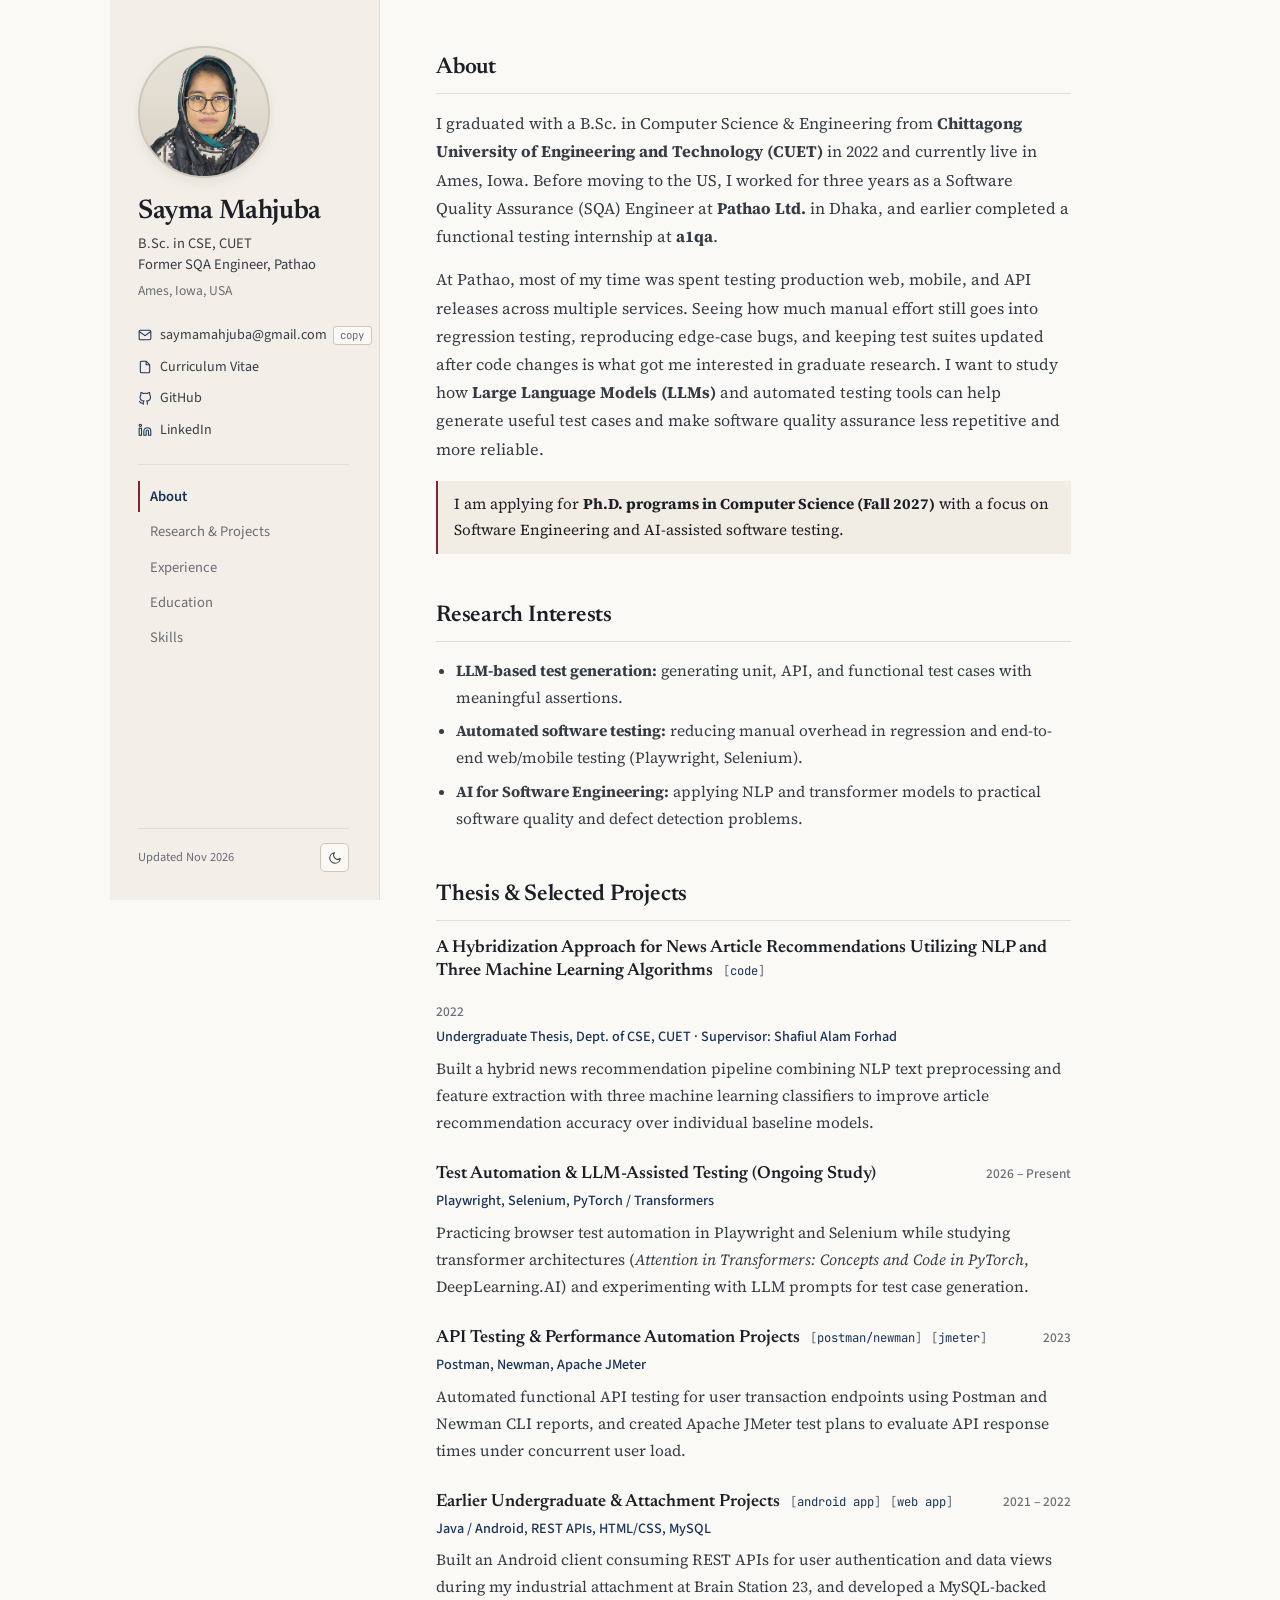
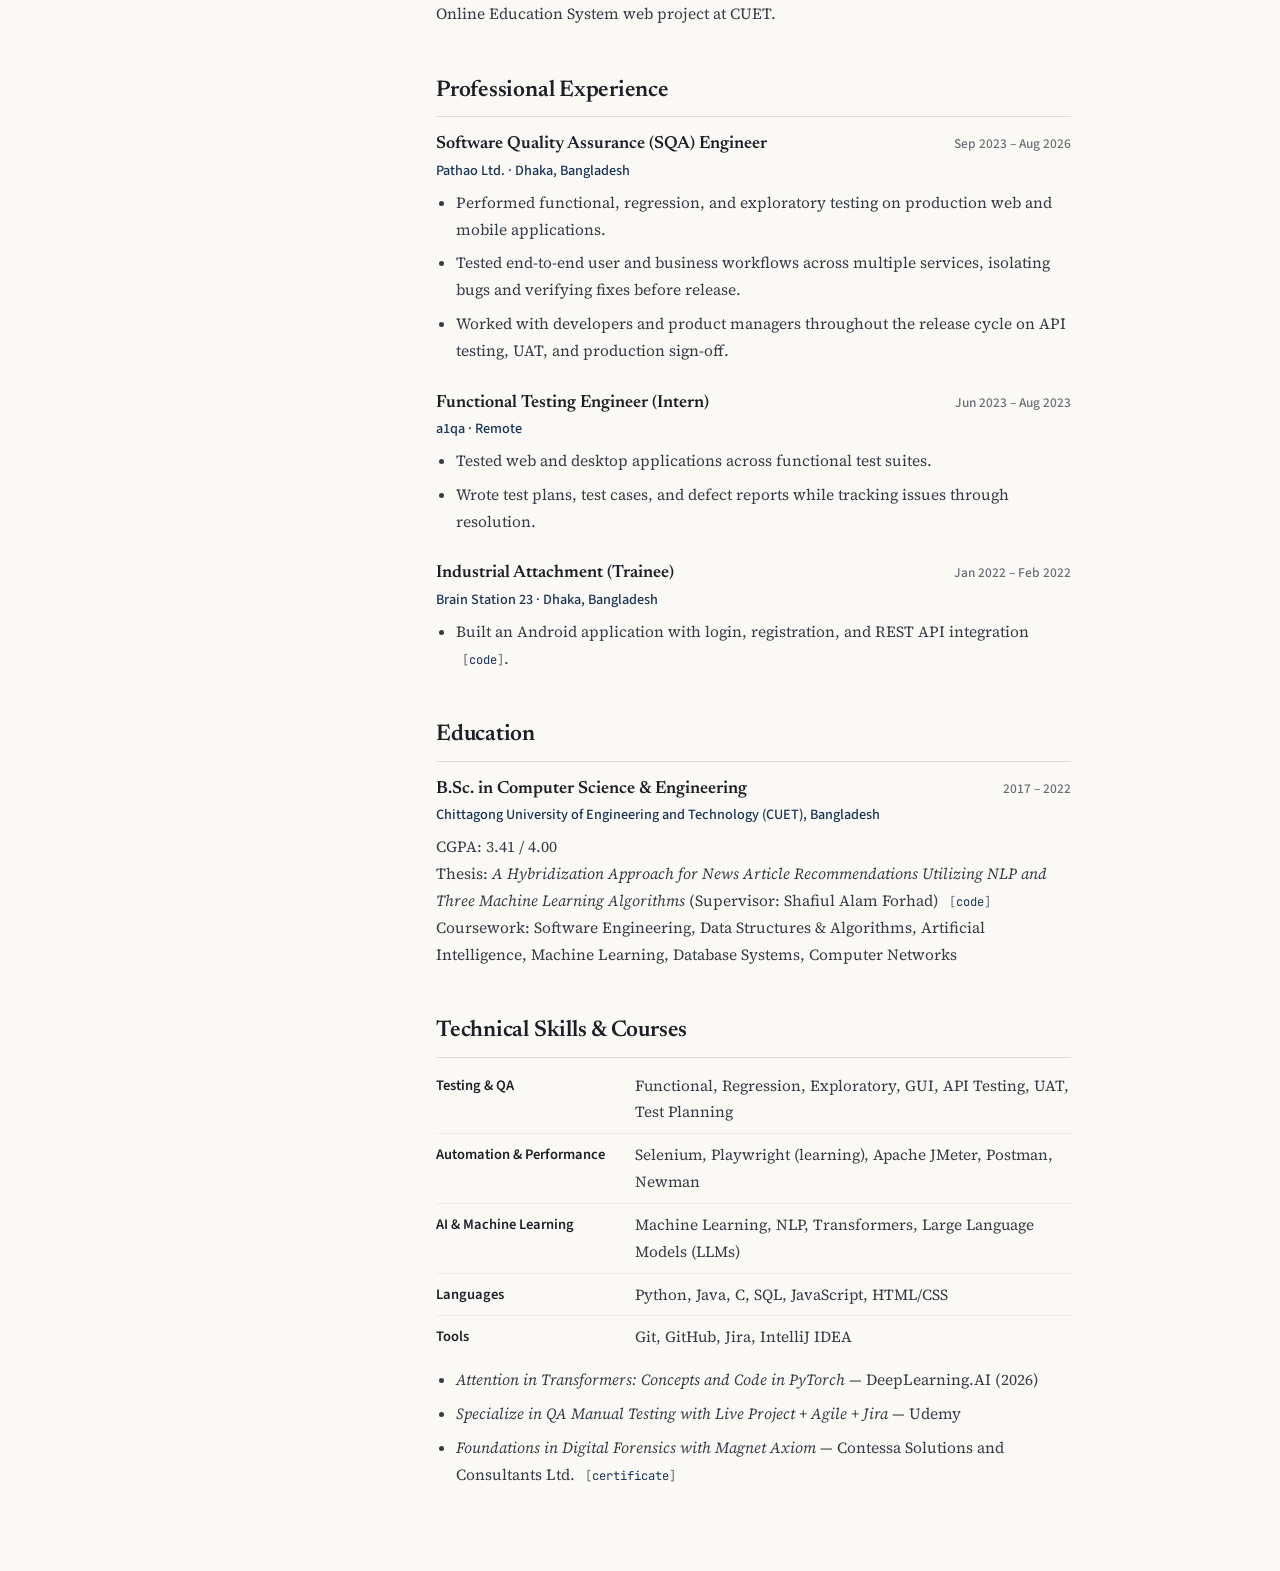
<file: index.html>
<!DOCTYPE html>
<html lang="en" data-theme="light">
<head>
  <meta charset="UTF-8" />
  <meta name="viewport" content="width=device-width, initial-scale=1.0" />
  <title>Sayma Mahjuba</title>
  <meta
    name="description"
    content="Sayma Mahjuba — Computer Science & Engineering graduate (CUET) and former SQA Engineer at Pathao Ltd., interested in Ph.D. research on Large Language Models for Software Testing."
  />
  <meta name="author" content="Sayma Mahjuba" />

  <meta property="og:title" content="Sayma Mahjuba" />
  <meta
    property="og:description"
    content="Computer Science & Engineering (CUET) · Former SQA Engineer at Pathao Ltd. · Research interests in LLMs for Software Testing & Software Engineering"
  />
  <meta property="og:type" content="website" />
  <meta property="og:url" content="https://sayma-mahjuba.github.io/" />
  <meta property="og:image" content="https://sayma-mahjuba.github.io/profile.png" />

  <link rel="icon" type="image/svg+xml" href="favicon.svg" />
  <link rel="preconnect" href="https://fonts.googleapis.com" />
  <link rel="preconnect" href="https://fonts.gstatic.com" crossorigin />
  <link
    href="https://fonts.googleapis.com/css2?family=JetBrains+Mono:wght@400;500&family=Newsreader:ital,opsz,wght@0,6..72,500;0,6..72,600;1,6..72,400&family=Source+Sans+3:wght@400;500;600&family=Source+Serif+4:ital,opsz,wght@0,8..60,400;0,8..60,600;1,8..60,400&display=swap"
    rel="stylesheet"
  />
  <link rel="stylesheet" href="styles.css" />
  <script>
    (function () {
      var saved = localStorage.getItem("sayma-portfolio-theme");
      if (saved === "dark" || saved === "light") {
        document.documentElement.setAttribute("data-theme", saved);
      }
    })();
  </script>
</head>
<body>
  <div class="page-shell">
    <!-- Left Column -->
    <aside class="sidebar">
      <div>
        <div class="profile-identity">
          <div class="avatar-wrap">
            <img src="profile.png" alt="Sayma Mahjuba" />
          </div>
          <div>
            <h1 class="sidebar-name">Sayma Mahjuba</h1>
            <p class="sidebar-role">B.Sc. in CSE, CUET<br />Former SQA Engineer, Pathao</p>
            <p class="sidebar-loc">Ames, Iowa, USA</p>
          </div>
        </div>

        <ul class="sidebar-links" aria-label="Contact and profiles">
          <li>
            <a href="mailto:saymamahjuba@gmail.com">
              <svg viewBox="0 0 24 24" fill="none" stroke="currentColor" stroke-width="1.8" aria-hidden="true"><path d="M4 4h16c1.1 0 2 .9 2 2v12c0 1.1-.9 2-2 2H4c-1.1 0-2-.9-2-2V6c0-1.1.9-2 2-2z"/><polyline points="22,6 12,13 2,6"/></svg>
              <span>saymamahjuba@gmail.com</span>
            </a>
            <button
              type="button"
              class="copy-email-btn"
              id="copy-email-btn"
              data-email="saymamahjuba@gmail.com"
              aria-label="Copy email address"
              title="Copy email"
            >
              <span>copy</span>
            </button>
          </li>
          <li>
            <a href="cv.html">
              <svg viewBox="0 0 24 24" fill="none" stroke="currentColor" stroke-width="1.8" aria-hidden="true"><path d="M14 2H6a2 2 0 0 0-2 2v16a2 2 0 0 0 2 2h12a2 2 0 0 0 2-2V8z"/><polyline points="14 2 14 8 20 8"/></svg>
              <span>Curriculum Vitae</span>
            </a>
          </li>
          <li>
            <a href="https://github.com/Sayma-Mahjuba" target="_blank" rel="noopener noreferrer">
              <svg viewBox="0 0 24 24" fill="none" stroke="currentColor" stroke-width="1.8" aria-hidden="true"><path d="M9 19c-5 1.5-5-2.5-7-3m14 6v-3.87a3.37 3.37 0 0 0-.94-2.61c3.14-.35 6.44-1.54 6.44-7A5.44 5.44 0 0 0 20 4.77 5.07 5.07 0 0 0 19.91 1S18.73.65 16 2.48a13.38 13.38 0 0 0-7 0C6.27.65 5.09 1 5.09 1A5.07 5.07 0 0 0 5 4.77a5.44 5.44 0 0 0-1.5 3.78c0 5.42 3.3 6.61 6.44 7A3.37 3.37 0 0 0 9 18.13V22"/></svg>
              <span>GitHub</span>
            </a>
          </li>
          <li>
            <a href="https://www.linkedin.com/in/sayma-mahjuba/" target="_blank" rel="noopener noreferrer">
              <svg viewBox="0 0 24 24" fill="none" stroke="currentColor" stroke-width="1.8" aria-hidden="true"><path d="M16 8a6 6 0 0 1 6 6v7h-4v-7a2 2 0 0 0-2-2 2 2 0 0 0-2 2v7h-4v-7a6 6 0 0 1 6-6z"/><rect x="2" y="9" width="4" height="12"/><circle cx="4" cy="4" r="2"/></svg>
              <span>LinkedIn</span>
            </a>
          </li>
        </ul>

        <ul class="sidebar-nav" aria-label="Sections">
          <li><a href="#about" class="active">About</a></li>
          <li><a href="#research">Research &amp; Projects</a></li>
          <li><a href="#experience">Experience</a></li>
          <li><a href="#education">Education</a></li>
          <li><a href="#skills">Skills</a></li>
        </ul>
      </div>

      <div class="sidebar-bottom">
        <span>Updated Nov 2026</span>
        <button
          type="button"
          class="theme-icon-btn"
          id="theme-toggle"
          aria-label="Switch to dark mode"
          title="Toggle theme"
        >
          <svg class="icon-moon" viewBox="0 0 24 24" fill="none" stroke="currentColor" stroke-width="1.8" stroke-linecap="round" stroke-linejoin="round" aria-hidden="true">
            <path d="M21 12.79A9 9 0 1 1 11.21 3 7 7 0 0 0 21 12.79z"></path>
          </svg>
          <svg class="icon-sun" viewBox="0 0 24 24" fill="none" stroke="currentColor" stroke-width="1.8" stroke-linecap="round" stroke-linejoin="round" aria-hidden="true">
            <circle cx="12" cy="12" r="5"></circle>
            <line x1="12" y1="1" x2="12" y2="3"></line>
            <line x1="12" y1="21" x2="12" y2="23"></line>
            <line x1="4.22" y1="4.22" x2="5.64" y2="5.64"></line>
            <line x1="18.36" y1="18.36" x2="19.78" y2="19.78"></line>
            <line x1="1" y1="12" x2="3" y2="12"></line>
            <line x1="21" y1="12" x2="23" y2="12"></line>
            <line x1="4.22" y1="19.78" x2="5.64" y2="18.36"></line>
            <line x1="18.36" y1="5.64" x2="19.78" y2="4.22"></line>
          </svg>
        </button>
      </div>
    </aside>

    <!-- Right Column -->
    <main class="content">
      <section class="section" id="about">
        <h2>About</h2>
        <p>
          I graduated with a B.Sc. in Computer Science &amp; Engineering from
          <strong>Chittagong University of Engineering and Technology (CUET)</strong> in 2022 and
          currently live in Ames, Iowa. Before moving to the US, I worked for three years as a
          Software Quality Assurance (SQA) Engineer at <strong>Pathao Ltd.</strong> in Dhaka, and
          earlier completed a functional testing internship at <strong>a1qa</strong>.
        </p>
        <p>
          At Pathao, most of my time was spent testing production web, mobile, and API releases
          across multiple services. Seeing how much manual effort still goes into regression
          testing, reproducing edge-case bugs, and keeping test suites updated after code changes
          is what got me interested in graduate research. I want to study how
          <strong>Large Language Models (LLMs)</strong> and automated testing tools can help
          generate useful test cases and make software quality assurance less repetitive and more
          reliable.
        </p>

        <div class="status-line">
          I am applying for <strong>Ph.D. programs in Computer Science (Fall 2027)</strong> with a
          focus on Software Engineering and AI-assisted software testing.
        </div>
      </section>

      <section class="section" id="interests">
        <h2>Research Interests</h2>
        <ul class="plain-list">
          <li><strong>LLM-based test generation:</strong> generating unit, API, and functional test cases with meaningful assertions.</li>
          <li><strong>Automated software testing:</strong> reducing manual overhead in regression and end-to-end web/mobile testing (Playwright, Selenium).</li>
          <li><strong>AI for Software Engineering:</strong> applying NLP and transformer models to practical software quality and defect detection problems.</li>
        </ul>
      </section>

      <section class="section" id="research">
        <h2>Thesis &amp; Selected Projects</h2>

        <article class="entry">
          <div class="entry-head">
            <h3 class="entry-title">
              A Hybridization Approach for News Article Recommendations Utilizing NLP and Three Machine Learning Algorithms
              <a class="bracket-link" href="https://github.com/Sayma-Mahjuba/Final_Thesis" target="_blank" rel="noopener noreferrer">code</a>
            </h3>
            <span class="entry-date">2022</span>
          </div>
          <div class="entry-sub">
            Undergraduate Thesis, Dept. of CSE, CUET &middot; Supervisor: Shafiul Alam Forhad
          </div>
          <p>
            Built a hybrid news recommendation pipeline combining NLP text preprocessing and
            feature extraction with three machine learning classifiers to improve article
            recommendation accuracy over individual baseline models.
          </p>
        </article>

        <article class="entry">
          <div class="entry-head">
            <h3 class="entry-title">
              Test Automation &amp; LLM-Assisted Testing (Ongoing Study)
            </h3>
            <span class="entry-date">2026 – Present</span>
          </div>
          <div class="entry-sub">Playwright, Selenium, PyTorch / Transformers</div>
          <p>
            Practicing browser test automation in Playwright and Selenium while studying
            transformer architectures (<em>Attention in Transformers: Concepts and Code in
            PyTorch</em>, DeepLearning.AI) and experimenting with LLM prompts for test case
            generation.
          </p>
        </article>

        <article class="entry">
          <div class="entry-head">
            <h3 class="entry-title">
              API Testing &amp; Performance Automation Projects
              <a class="bracket-link" href="https://github.com/Sayma-Mahjuba/deposit-money-a1" target="_blank" rel="noopener noreferrer">postman/newman</a>
              <a class="bracket-link" href="https://github.com/Sayma-Mahjuba/Random-User-API-Performance-Test" target="_blank" rel="noopener noreferrer">jmeter</a>
            </h3>
            <span class="entry-date">2023</span>
          </div>
          <div class="entry-sub">Postman, Newman, Apache JMeter</div>
          <p>
            Automated functional API testing for user transaction endpoints using Postman and
            Newman CLI reports, and created Apache JMeter test plans to evaluate API response times
            under concurrent user load.
          </p>
        </article>

        <article class="entry">
          <div class="entry-head">
            <h3 class="entry-title">
              Earlier Undergraduate &amp; Attachment Projects
              <a class="bracket-link" href="https://github.com/Sayma-Mahjuba/My-application" target="_blank" rel="noopener noreferrer">android app</a>
              <a class="bracket-link" href="https://github.com/Sayma-Mahjuba/Online-Education-System" target="_blank" rel="noopener noreferrer">web app</a>
            </h3>
            <span class="entry-date">2021 – 2022</span>
          </div>
          <div class="entry-sub">Java / Android, REST APIs, HTML/CSS, MySQL</div>
          <p>
            Built an Android client consuming REST APIs for user authentication and data views
            during my industrial attachment at Brain Station 23, and developed a MySQL-backed
            Online Education System web project at CUET.
          </p>
        </article>
      </section>

      <section class="section" id="experience">
        <h2>Professional Experience</h2>

        <article class="entry">
          <div class="entry-head">
            <h3 class="entry-title">Software Quality Assurance (SQA) Engineer</h3>
            <span class="entry-date">Sep 2023 – Aug 2026</span>
          </div>
          <div class="entry-sub">Pathao Ltd. &middot; Dhaka, Bangladesh</div>
          <ul class="plain-list">
            <li>Performed functional, regression, and exploratory testing on production web and mobile applications.</li>
            <li>Tested end-to-end user and business workflows across multiple services, isolating bugs and verifying fixes before release.</li>
            <li>Worked with developers and product managers throughout the release cycle on API testing, UAT, and production sign-off.</li>
          </ul>
        </article>

        <article class="entry">
          <div class="entry-head">
            <h3 class="entry-title">Functional Testing Engineer (Intern)</h3>
            <span class="entry-date">Jun 2023 – Aug 2023</span>
          </div>
          <div class="entry-sub">a1qa &middot; Remote</div>
          <ul class="plain-list">
            <li>Tested web and desktop applications across functional test suites.</li>
            <li>Wrote test plans, test cases, and defect reports while tracking issues through resolution.</li>
          </ul>
        </article>

        <article class="entry">
          <div class="entry-head">
            <h3 class="entry-title">Industrial Attachment (Trainee)</h3>
            <span class="entry-date">Jan 2022 – Feb 2022</span>
          </div>
          <div class="entry-sub">Brain Station 23 &middot; Dhaka, Bangladesh</div>
          <ul class="plain-list">
            <li>Built an Android application with login, registration, and REST API integration <a class="bracket-link" href="https://github.com/Sayma-Mahjuba/My-application" target="_blank" rel="noopener noreferrer">code</a>.</li>
          </ul>
        </article>
      </section>

      <section class="section" id="education">
        <h2>Education</h2>
        <article class="entry">
          <div class="entry-head">
            <h3 class="entry-title">B.Sc. in Computer Science &amp; Engineering</h3>
            <span class="entry-date">2017 – 2022</span>
          </div>
          <div class="entry-sub">Chittagong University of Engineering and Technology (CUET), Bangladesh</div>
          <p>
            CGPA: 3.41 / 4.00<br />
            Thesis: <em>A Hybridization Approach for News Article Recommendations Utilizing NLP and Three Machine Learning Algorithms</em> (Supervisor: Shafiul Alam Forhad)
            <a class="bracket-link" href="https://github.com/Sayma-Mahjuba/Final_Thesis" target="_blank" rel="noopener noreferrer">code</a><br />
            Coursework: Software Engineering, Data Structures &amp; Algorithms, Artificial Intelligence, Machine Learning, Database Systems, Computer Networks
          </p>
        </article>
      </section>

      <section class="section" id="skills">
        <h2>Technical Skills &amp; Courses</h2>
        <div class="skill-table">
          <div class="skill-row">
            <span class="skill-label">Testing &amp; QA</span>
            <span class="skill-val">Functional, Regression, Exploratory, GUI, API Testing, UAT, Test Planning</span>
          </div>
          <div class="skill-row">
            <span class="skill-label">Automation &amp; Performance</span>
            <span class="skill-val">Selenium, Playwright (learning), Apache JMeter, Postman, Newman</span>
          </div>
          <div class="skill-row">
            <span class="skill-label">AI &amp; Machine Learning</span>
            <span class="skill-val">Machine Learning, NLP, Transformers, Large Language Models (LLMs)</span>
          </div>
          <div class="skill-row">
            <span class="skill-label">Languages</span>
            <span class="skill-val">Python, Java, C, SQL, JavaScript, HTML/CSS</span>
          </div>
          <div class="skill-row">
            <span class="skill-label">Tools</span>
            <span class="skill-val">Git, GitHub, Jira, IntelliJ IDEA</span>
          </div>
        </div>

        <ul class="plain-list" style="margin-top: 1rem;">
          <li><em>Attention in Transformers: Concepts and Code in PyTorch</em> — DeepLearning.AI (2026)</li>
          <li><em>Specialize in QA Manual Testing with Live Project + Agile + Jira</em> — Udemy</li>
          <li>
            <em>Foundations in Digital Forensics with Magnet Axiom</em> — Contessa Solutions and Consultants Ltd.
            <a class="bracket-link" href="https://drive.google.com/file/d/1-zo_EmjfXAd6_dVOXVnD-e_Fw8WxaWCh/view?usp=sharing" target="_blank" rel="noopener noreferrer">certificate</a>
          </li>
        </ul>
      </section>
    </main>
  </div>

  <script src="script.js"></script>
</body>
</html>
</file>
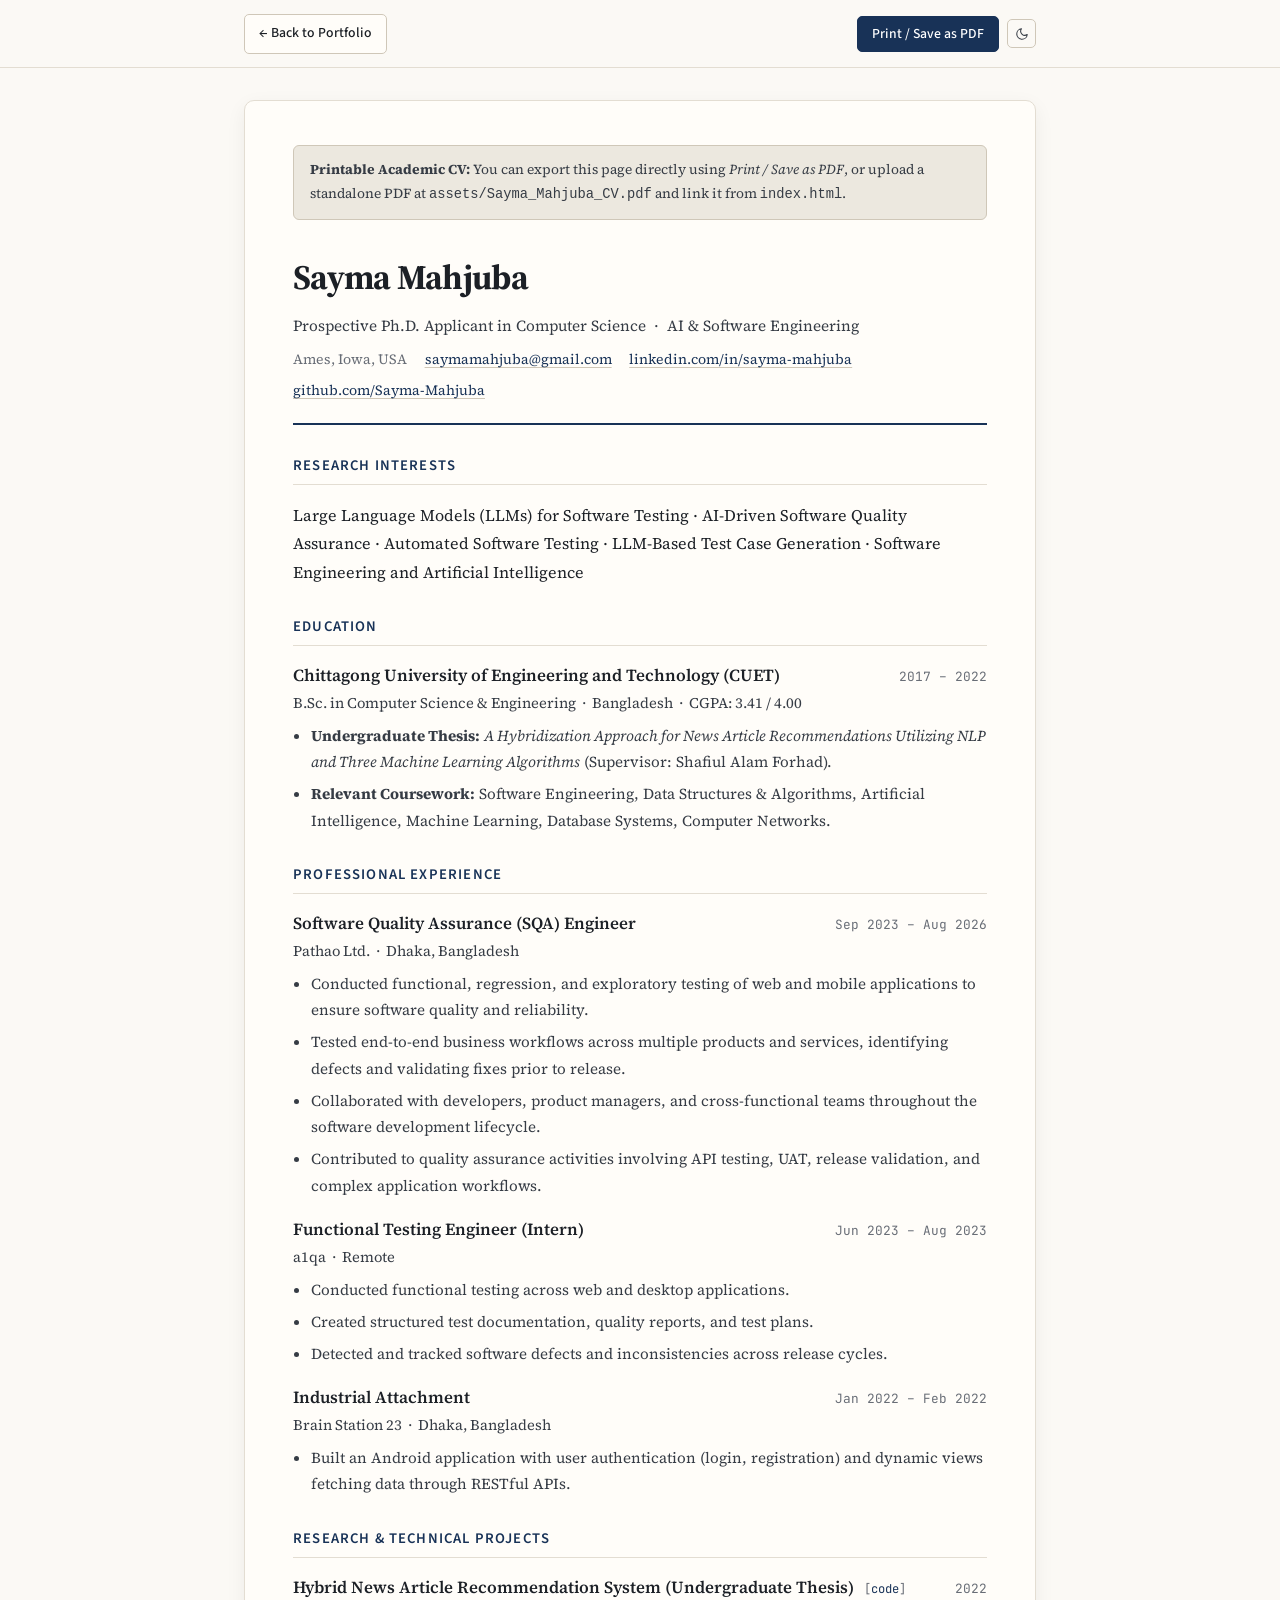
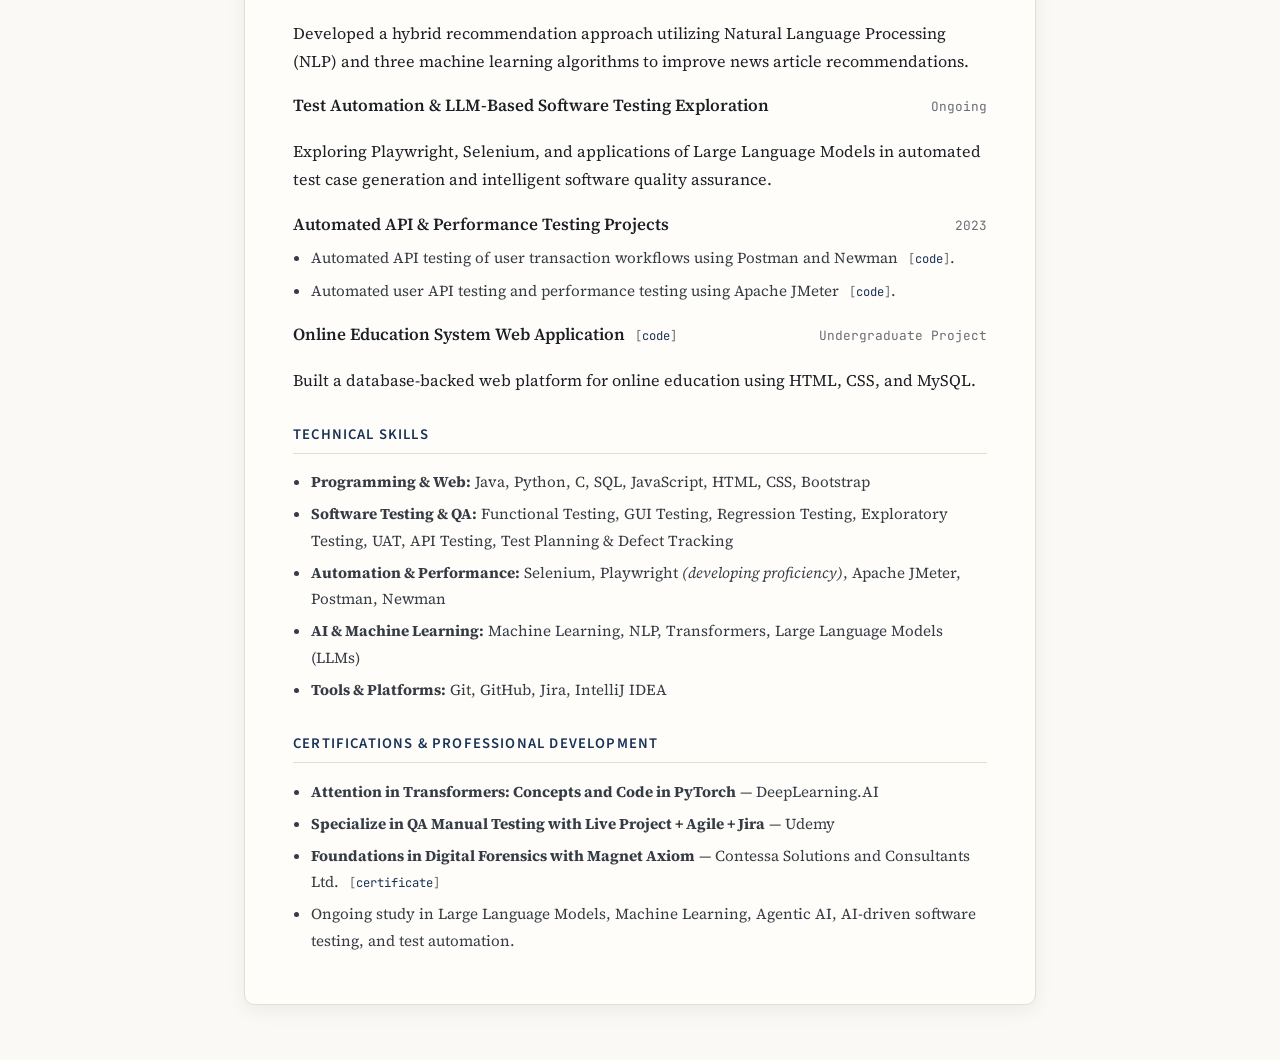
<file: cv.html>
<!DOCTYPE html>
<html lang="en" data-theme="light">
<head>
  <meta charset="UTF-8" />
  <meta name="viewport" content="width=device-width, initial-scale=1.0" />
  <title>Curriculum Vitae — Sayma Mahjuba</title>
  <meta name="description" content="Academic Curriculum Vitae of Sayma Mahjuba." />
  <link rel="icon" type="image/svg+xml" href="favicon.svg" />

  <link rel="preconnect" href="https://fonts.googleapis.com" />
  <link rel="preconnect" href="https://fonts.gstatic.com" crossorigin />
  <link
    href="https://fonts.googleapis.com/css2?family=JetBrains+Mono:wght@400;500&family=Newsreader:ital,opsz,wght@0,6..72,500;0,6..72,600;1,6..72,400&family=Source+Sans+3:wght@400;500;600&family=Source+Serif+4:ital,opsz,wght@0,8..60,400;0,8..60,600;1,8..60,400&display=swap"
    rel="stylesheet"
  />
  <link rel="stylesheet" href="styles.css" />

  <style>
    .cv-toolbar {
      position: sticky;
      top: 0;
      z-index: 50;
      background: color-mix(in srgb, var(--bg) 92%, transparent);
      backdrop-filter: blur(8px);
      border-bottom: 1px solid var(--border);
      padding: 0.85rem 0;
    }

    .cv-toolbar-inner {
      display: flex;
      align-items: center;
      justify-content: space-between;
      gap: 1rem;
      flex-wrap: wrap;
    }

    .cv-sheet {
      background: var(--surface);
      border: 1px solid var(--border);
      border-radius: 10px;
      box-shadow: 0 6px 20px rgba(15, 23, 42, 0.06);
      margin: 2rem auto 3.5rem;
      padding: 2.75rem 3rem;
      max-width: 820px;
    }

    .cv-header {
      border-bottom: 2px solid var(--navy);
      padding-bottom: 1.25rem;
      margin-bottom: 1.75rem;
    }

    .cv-header h1 {
      font-family: var(--font-serif);
      font-size: 2.15rem;
      margin: 0 0 0.3rem;
      letter-spacing: -0.02em;
    }

    .cv-header-sub {
      font-size: 0.96rem;
      color: var(--ink-secondary);
      margin-bottom: 0.5rem;
    }

    .cv-contact-line {
      font-size: 0.88rem;
      color: var(--ink-muted);
      display: flex;
      flex-wrap: wrap;
      gap: 0.4rem 1.1rem;
    }

    .cv-section {
      margin-bottom: 1.75rem;
    }

    .cv-section:last-child {
      margin-bottom: 0;
    }

    .cv-section h2 {
      font-size: 0.92rem;
      text-transform: uppercase;
      letter-spacing: 0.08em;
      color: var(--navy);
      border-bottom: 1px solid var(--border);
      padding-bottom: 0.35rem;
      margin: 0 0 0.95rem;
      font-family: var(--font-sans);
      font-weight: 600;
    }

    .cv-entry {
      margin-bottom: 1rem;
    }

    .cv-entry:last-child {
      margin-bottom: 0;
    }

    .cv-entry-head {
      display: flex;
      justify-content: space-between;
      align-items: baseline;
      gap: 1rem;
      flex-wrap: wrap;
    }

    .cv-entry-title {
      font-family: var(--font-serif);
      font-weight: 600;
      font-size: 1.06rem;
      color: var(--ink);
    }

    .cv-entry-date {
      font-family: var(--font-mono);
      font-size: 0.8rem;
      color: var(--ink-muted);
    }

    .cv-entry-org {
      font-size: 0.92rem;
      color: var(--ink-secondary);
      margin-bottom: 0.35rem;
    }

    .cv-placeholder-banner {
      background: var(--navy-tint);
      border: 1px solid var(--navy-border);
      color: var(--ink-secondary);
      border-radius: 6px;
      padding: 0.75rem 1rem;
      font-size: 0.86rem;
      margin-bottom: 1.75rem;
    }

    @media (max-width: 640px) {
      .cv-sheet {
        padding: 1.65rem 1.35rem;
        margin: 1.25rem auto 2.5rem;
      }
    }

    @media print {
      .cv-toolbar,
      .cv-placeholder-banner {
        display: none !important;
      }

      body {
        background: #ffffff;
      }

      .cv-sheet {
        border: none;
        box-shadow: none;
        margin: 0;
        padding: 0;
        max-width: none;
      }
    }
  </style>

  <script>
    (function () {
      var saved = localStorage.getItem("sayma-portfolio-theme");
      if (saved === "dark" || saved === "light") {
        document.documentElement.setAttribute("data-theme", saved);
      }
    })();
  </script>
</head>
<body>
  <div class="cv-toolbar no-print">
    <div class="container cv-toolbar-inner">
      <a class="btn" href="index.html">&larr; Back to Portfolio</a>
      <div style="display: flex; gap: 0.5rem; align-items: center;">
        <button type="button" class="btn btn-primary" onclick="window.print()">
          Print / Save as PDF
        </button>
        <button
          type="button"
          class="theme-icon-btn"
          id="theme-toggle"
          aria-label="Switch to dark mode"
          title="Switch to dark mode"
        >
          <svg class="icon-moon" viewBox="0 0 24 24" fill="none" stroke="currentColor" stroke-width="1.8" stroke-linecap="round" stroke-linejoin="round" aria-hidden="true">
            <path d="M21 12.79A9 9 0 1 1 11.21 3 7 7 0 0 0 21 12.79z"></path>
          </svg>
          <svg class="icon-sun" viewBox="0 0 24 24" fill="none" stroke="currentColor" stroke-width="1.8" stroke-linecap="round" stroke-linejoin="round" aria-hidden="true">
            <circle cx="12" cy="12" r="5"></circle>
            <line x1="12" y1="1" x2="12" y2="3"></line>
            <line x1="12" y1="21" x2="12" y2="23"></line>
            <line x1="4.22" y1="4.22" x2="5.64" y2="5.64"></line>
            <line x1="18.36" y1="18.36" x2="19.78" y2="19.78"></line>
            <line x1="1" y1="12" x2="3" y2="12"></line>
            <line x1="21" y1="12" x2="23" y2="12"></line>
            <line x1="4.22" y1="19.78" x2="5.64" y2="18.36"></line>
            <line x1="18.36" y1="5.64" x2="19.78" y2="4.22"></line>
          </svg>
        </button>
      </div>
    </div>
  </div>

  <main class="container">
    <article class="cv-sheet">
      <div class="cv-placeholder-banner no-print">
        <strong>Printable Academic CV:</strong> You can export this page directly using
        <em>Print / Save as PDF</em>, or upload a standalone PDF at
        <code>assets/Sayma_Mahjuba_CV.pdf</code> and link it from <code>index.html</code>.
      </div>

      <header class="cv-header">
        <h1>Sayma Mahjuba</h1>
        <div class="cv-header-sub">
          Prospective Ph.D. Applicant in Computer Science &nbsp;&middot;&nbsp; AI &amp; Software Engineering
        </div>
        <div class="cv-contact-line">
          <span>Ames, Iowa, USA</span>
          <span>
            <a class="text-link" href="mailto:saymamahjuba@gmail.com">saymamahjuba@gmail.com</a>
          </span>
          <span>
            <a class="text-link" href="https://www.linkedin.com/in/sayma-mahjuba/" target="_blank" rel="noopener noreferrer">
              linkedin.com/in/sayma-mahjuba
            </a>
          </span>
          <span>
            <a class="text-link" href="https://github.com/Sayma-Mahjuba" target="_blank" rel="noopener noreferrer">
              github.com/Sayma-Mahjuba
            </a>
          </span>
        </div>
      </header>

      <section class="cv-section">
        <h2>Research Interests</h2>
        <p>
          Large Language Models (LLMs) for Software Testing &middot; AI-Driven Software Quality
          Assurance &middot; Automated Software Testing &middot; LLM-Based Test Case Generation
          &middot; Software Engineering and Artificial Intelligence
        </p>
      </section>

      <section class="cv-section">
        <h2>Education</h2>
        <div class="cv-entry">
          <div class="cv-entry-head">
            <span class="cv-entry-title">
              Chittagong University of Engineering and Technology (CUET)
            </span>
            <span class="cv-entry-date">2017 – 2022</span>
          </div>
          <div class="cv-entry-org">
            B.Sc. in Computer Science &amp; Engineering &nbsp;&middot;&nbsp; Bangladesh
            &nbsp;&middot;&nbsp; CGPA: 3.41 / 4.00
          </div>
          <ul class="detail-list">
            <li>
              <strong>Undergraduate Thesis:</strong>
              <em>A Hybridization Approach for News Article Recommendations Utilizing NLP and
              Three Machine Learning Algorithms</em> (Supervisor: Shafiul Alam Forhad).
            </li>
            <li>
              <strong>Relevant Coursework:</strong> Software Engineering, Data Structures &amp;
              Algorithms, Artificial Intelligence, Machine Learning, Database Systems, Computer
              Networks.
            </li>
          </ul>
        </div>
      </section>

      <section class="cv-section">
        <h2>Professional Experience</h2>
        <div class="cv-entry">
          <div class="cv-entry-head">
            <span class="cv-entry-title">Software Quality Assurance (SQA) Engineer</span>
            <span class="cv-entry-date">Sep 2023 – Aug 2026</span>
          </div>
          <div class="cv-entry-org">Pathao Ltd. &nbsp;&middot;&nbsp; Dhaka, Bangladesh</div>
          <ul class="detail-list">
            <li>
              Conducted functional, regression, and exploratory testing of web and mobile
              applications to ensure software quality and reliability.
            </li>
            <li>
              Tested end-to-end business workflows across multiple products and services,
              identifying defects and validating fixes prior to release.
            </li>
            <li>
              Collaborated with developers, product managers, and cross-functional teams
              throughout the software development lifecycle.
            </li>
            <li>
              Contributed to quality assurance activities involving API testing, UAT, release
              validation, and complex application workflows.
            </li>
          </ul>
        </div>

        <div class="cv-entry">
          <div class="cv-entry-head">
            <span class="cv-entry-title">Functional Testing Engineer (Intern)</span>
            <span class="cv-entry-date">Jun 2023 – Aug 2023</span>
          </div>
          <div class="cv-entry-org">a1qa &nbsp;&middot;&nbsp; Remote</div>
          <ul class="detail-list">
            <li>
              Conducted functional testing across web and desktop applications.
            </li>
            <li>
              Created structured test documentation, quality reports, and test plans.
            </li>
            <li>
              Detected and tracked software defects and inconsistencies across release cycles.
            </li>
          </ul>
        </div>

        <div class="cv-entry">
          <div class="cv-entry-head">
            <span class="cv-entry-title">Industrial Attachment</span>
            <span class="cv-entry-date">Jan 2022 – Feb 2022</span>
          </div>
          <div class="cv-entry-org">Brain Station 23 &nbsp;&middot;&nbsp; Dhaka, Bangladesh</div>
          <ul class="detail-list">
            <li>
              Built an Android application with user authentication (login, registration) and
              dynamic views fetching data through RESTful APIs.
            </li>
          </ul>
        </div>
      </section>

      <section class="cv-section">
        <h2>Research &amp; Technical Projects</h2>
        <div class="cv-entry">
          <div class="cv-entry-head">
            <span class="cv-entry-title">
              Hybrid News Article Recommendation System (Undergraduate Thesis)
              <a class="bracket-link" href="https://github.com/Sayma-Mahjuba/Final_Thesis" target="_blank" rel="noopener noreferrer">code</a>
            </span>
            <span class="cv-entry-date">2022</span>
          </div>
          <p>
            Developed a hybrid recommendation approach utilizing Natural Language Processing
            (NLP) and three machine learning algorithms to improve news article recommendations.
          </p>
        </div>

        <div class="cv-entry">
          <div class="cv-entry-head">
            <span class="cv-entry-title">
              Test Automation &amp; LLM-Based Software Testing Exploration
            </span>
            <span class="cv-entry-date">Ongoing</span>
          </div>
          <p>
            Exploring Playwright, Selenium, and applications of Large Language Models in
            automated test case generation and intelligent software quality assurance.
          </p>
        </div>

        <div class="cv-entry">
          <div class="cv-entry-head">
            <span class="cv-entry-title">
              Automated API &amp; Performance Testing Projects
            </span>
            <span class="cv-entry-date">2023</span>
          </div>
          <ul class="detail-list">
            <li>
              Automated API testing of user transaction workflows using Postman and Newman
              <a class="bracket-link" href="https://github.com/Sayma-Mahjuba/deposit-money-a1" target="_blank" rel="noopener noreferrer">code</a>.
            </li>
            <li>
              Automated user API testing and performance testing using Apache JMeter
              <a class="bracket-link" href="https://github.com/Sayma-Mahjuba/Random-User-API-Performance-Test" target="_blank" rel="noopener noreferrer">code</a>.
            </li>
          </ul>
        </div>

        <div class="cv-entry">
          <div class="cv-entry-head">
            <span class="cv-entry-title">
              Online Education System Web Application
              <a class="bracket-link" href="https://github.com/Sayma-Mahjuba/Online-Education-System" target="_blank" rel="noopener noreferrer">code</a>
            </span>
            <span class="cv-entry-date">Undergraduate Project</span>
          </div>
          <p>
            Built a database-backed web platform for online education using HTML, CSS, and MySQL.
          </p>
        </div>
      </section>

      <section class="cv-section">
        <h2>Technical Skills</h2>
        <ul class="detail-list">
          <li>
            <strong>Programming &amp; Web:</strong> Java, Python, C, SQL, JavaScript, HTML, CSS,
            Bootstrap
          </li>
          <li>
            <strong>Software Testing &amp; QA:</strong> Functional Testing, GUI Testing,
            Regression Testing, Exploratory Testing, UAT, API Testing, Test Planning &amp;
            Defect Tracking
          </li>
          <li>
            <strong>Automation &amp; Performance:</strong> Selenium, Playwright
            <em>(developing proficiency)</em>, Apache JMeter, Postman, Newman
          </li>
          <li>
            <strong>AI &amp; Machine Learning:</strong> Machine Learning, NLP, Transformers,
            Large Language Models (LLMs)
          </li>
          <li><strong>Tools &amp; Platforms:</strong> Git, GitHub, Jira, IntelliJ IDEA</li>
        </ul>
      </section>

      <section class="cv-section">
        <h2>Certifications &amp; Professional Development</h2>
        <ul class="detail-list">
          <li>
            <strong>Attention in Transformers: Concepts and Code in PyTorch</strong> —
            DeepLearning.AI
          </li>
          <li>
            <strong>Specialize in QA Manual Testing with Live Project + Agile + Jira</strong> —
            Udemy
          </li>
          <li>
            <strong>Foundations in Digital Forensics with Magnet Axiom</strong> — Contessa
            Solutions and Consultants Ltd.
            <a class="bracket-link" href="https://drive.google.com/file/d/1-zo_EmjfXAd6_dVOXVnD-e_Fw8WxaWCh/view?usp=sharing" target="_blank" rel="noopener noreferrer">certificate</a>
          </li>
          <li>
            Ongoing study in Large Language Models, Machine Learning, Agentic AI, AI-driven
            software testing, and test automation.
          </li>
        </ul>
      </section>
    </article>
  </main>

  <script src="script.js"></script>
</body>
</html>
</file>
<file: styles.css>
/* ==========================================================================
   Sayma Mahjuba — Academic Homepage
   Palette: Warm Archival Ivory Paper + Soft Stone Sidebar + Oxford Navy & Crimson
   Typography: Newsreader (Headings) + Source Serif 4 (Prose) + Source Sans 3 (UI)
   ========================================================================== */

:root {
  /* Warm Archival Book-Paper Palette (Light) */
  --bg: #fbf9f5;
  --surface: #fffdf9;
  --sidebar-bg: #f3efe8;
  --surface-subtle: #f2ede4;
  --border: #e3ddd2;
  --border-strong: #cfc7b8;

  --ink: #1c2026;
  --ink-secondary: #363c45;
  --ink-muted: #686d76;

  --navy: #183257;
  --navy-hover: #7f2533; /* Subtle Oxford crimson on hover */
  --accent-mark: #7f2533;
  --navy-tint: #ece8df;
  --navy-border: #cfc7b8;

  --font-display: "Newsreader", Georgia, "Times New Roman", serif;
  --font-serif: "Source Serif 4", Charter, "Bitstream Charter", Georgia, serif;
  --font-sans: "Source Sans 3", -apple-system, BlinkMacSystemFont, "Segoe UI", sans-serif;
  --font-mono: "JetBrains Mono", ui-monospace, SFMono-Regular, Menlo, monospace;
}

[data-theme="dark"] {
  /* Warm Oxford Library Night Palette (Dark) */
  --bg: #14171d;
  --surface: #1a1e26;
  --sidebar-bg: #101318;
  --surface-subtle: #1c212b;
  --border: #282f3d;
  --border-strong: #384152;

  --ink: #ece8e0;
  --ink-secondary: #c7c3ba;
  --ink-muted: #8f949e;

  --navy: #93b8ec;
  --navy-hover: #e2a378;
  --accent-mark: #d98a6c;
  --navy-tint: rgba(147, 184, 236, 0.1);
  --navy-border: rgba(147, 184, 236, 0.26);
}

*,
*::before,
*::after {
  box-sizing: border-box;
}

html {
  scroll-behavior: smooth;
}

body {
  margin: 0;
  background-color: var(--bg);
  color: var(--ink);
  font-family: var(--font-serif);
  font-size: 16.2px;
  line-height: 1.74;
  font-optical-sizing: auto;
  -webkit-font-smoothing: antialiased;
  transition: background-color 180ms ease, color 180ms ease;
}

a {
  color: var(--navy);
  text-decoration: underline;
  text-decoration-color: color-mix(in srgb, var(--navy) 32%, transparent);
  text-underline-offset: 3px;
  text-decoration-thickness: 1px;
  transition: color 150ms ease, text-decoration-color 150ms ease;
}

a:hover {
  color: var(--navy-hover);
  text-decoration-color: var(--navy-hover);
}

/* Two-Tone Academic Layout */
.page-shell {
  max-width: 1060px;
  margin: 0 auto;
  display: grid;
  grid-template-columns: 270px 1fr;
  min-height: 100vh;
}

/* Left Profile Column (Warm Stone Surface) */
.sidebar {
  position: sticky;
  top: 0;
  height: 100vh;
  background-color: var(--sidebar-bg);
  padding: 2.85rem 1.85rem 1.75rem 1.75rem;
  border-right: 1px solid var(--border);
  display: flex;
  flex-direction: column;
  justify-content: space-between;
  font-family: var(--font-sans);
  transition: background-color 180ms ease, border-color 180ms ease;
}

.avatar-wrap {
  width: 132px;
  height: 132px;
  border-radius: 50%;
  overflow: hidden;
  background: linear-gradient(180deg, #e8e3d9 0%, #d8d1c4 100%);
  border: 2px solid var(--border-strong);
  box-shadow: 0 4px 14px rgba(24, 50, 87, 0.08);
  margin-bottom: 1.15rem;
  padding-top: 4px;
}

[data-theme="dark"] .avatar-wrap {
  background: linear-gradient(180deg, #202734 0%, #2a3344 100%);
  box-shadow: none;
}

.avatar-wrap img {
  width: 100%;
  height: 100%;
  object-fit: cover;
  object-position: 50% 15%;
  display: block;
}

.sidebar-name {
  font-family: var(--font-display);
  font-size: 1.68rem;
  font-weight: 600;
  line-height: 1.16;
  margin: 0 0 0.38rem;
  letter-spacing: -0.015em;
  color: var(--ink);
}

.sidebar-role {
  font-size: 0.91rem;
  color: var(--ink-secondary);
  margin: 0 0 0.25rem;
  line-height: 1.45;
}

.sidebar-loc {
  font-size: 0.85rem;
  color: var(--ink-muted);
  margin: 0 0 1.25rem;
}

.sidebar-links {
  list-style: none;
  margin: 0;
  padding: 0;
  display: flex;
  flex-direction: column;
  gap: 0.45rem;
}

.sidebar-links li {
  display: flex;
  align-items: center;
  gap: 0.4rem;
}

.sidebar-links a {
  display: inline-flex;
  align-items: center;
  gap: 0.5rem;
  font-size: 0.88rem;
  color: var(--ink-secondary);
  text-decoration: none;
}

.sidebar-links a:hover {
  color: var(--navy-hover);
  text-decoration: underline;
}

.sidebar-links svg {
  width: 14px;
  height: 14px;
  color: var(--navy);
  flex-shrink: 0;
}

.copy-email-btn {
  border: 1px solid var(--border-strong);
  background: var(--bg);
  color: var(--ink-muted);
  font-family: var(--font-mono);
  font-size: 0.67rem;
  padding: 0.1rem 0.38rem;
  border-radius: 3px;
  cursor: pointer;
  transition: all 150ms ease;
}

.copy-email-btn:hover,
.copy-email-btn.copied {
  border-color: var(--navy-hover);
  color: var(--navy-hover);
}

.sidebar-nav {
  list-style: none;
  margin: 1.35rem 0 0;
  padding: 1rem 0 0;
  border-top: 1px solid var(--border);
  display: flex;
  flex-direction: column;
  gap: 0.26rem;
}

.sidebar-nav a {
  display: block;
  font-size: 0.91rem;
  color: var(--ink-muted);
  padding: 0.18rem 0 0.18rem 0.6rem;
  border-left: 2px solid transparent;
  text-decoration: none;
  transition: all 140ms ease;
}

.sidebar-nav a:hover {
  color: var(--ink);
  text-decoration: none;
}

.sidebar-nav a.active {
  font-weight: 600;
  color: var(--navy);
  border-left-color: var(--accent-mark);
}

.sidebar-bottom {
  margin-top: 1.5rem;
  padding-top: 0.9rem;
  border-top: 1px solid var(--border);
  display: flex;
  align-items: center;
  justify-content: space-between;
  font-size: 0.78rem;
  color: var(--ink-muted);
}

.theme-icon-btn {
  display: inline-flex;
  align-items: center;
  justify-content: center;
  width: 29px;
  height: 29px;
  border: 1px solid var(--border-strong);
  border-radius: 5px;
  background: var(--bg);
  color: var(--ink-secondary);
  cursor: pointer;
}

.theme-icon-btn:hover {
  color: var(--navy-hover);
  border-color: var(--navy-hover);
}

.theme-icon-btn svg {
  width: 14px;
  height: 14px;
}

.icon-sun { display: none; }
[data-theme="dark"] .icon-sun { display: block; }
[data-theme="dark"] .icon-moon { display: none; }

/* Right Main Reading Column (Warm Ivory Paper) */
.content {
  padding: 3rem 2.75rem 4.75rem 3.5rem;
  max-width: 735px;
}

.section {
  margin-bottom: 2.65rem;
  scroll-margin-top: 1.75rem;
}

.section:last-child {
  margin-bottom: 0;
}

.section h2 {
  font-family: var(--font-display);
  font-size: 1.42rem;
  font-weight: 600;
  color: var(--ink);
  margin: 0 0 0.95rem;
  padding-bottom: 0.35rem;
  border-bottom: 1px solid var(--border);
  letter-spacing: -0.01em;
}

.content p {
  margin: 0 0 0.95rem;
  color: var(--ink-secondary);
}

.content p:last-child {
  margin-bottom: 0;
}

.status-line {
  font-size: 0.95rem;
  color: var(--ink);
  background: var(--surface-subtle);
  border-left: 2.5px solid var(--accent-mark);
  padding: 0.62rem 1rem;
  margin: 1.15rem 0 0;
}

/* Lists */
.plain-list {
  margin: 0.4rem 0 0;
  padding-left: 1.25rem;
  color: var(--ink-secondary);
}

.plain-list li {
  margin-bottom: 0.42rem;
  font-size: 0.97rem;
}

/* Entries (Thesis, Projects, Education, Experience) */
.entry {
  margin-bottom: 1.6rem;
}

.entry:last-child {
  margin-bottom: 0;
}

.entry-head {
  display: flex;
  justify-content: space-between;
  align-items: baseline;
  gap: 1rem;
  flex-wrap: wrap;
}

.entry-title {
  font-family: var(--font-display);
  font-weight: 600;
  font-size: 1.1rem;
  color: var(--ink);
  margin: 0;
  line-height: 1.34;
}

.entry-date {
  font-family: var(--font-sans);
  font-size: 0.84rem;
  font-weight: 500;
  color: var(--ink-muted);
  white-space: nowrap;
}

.entry-sub {
  font-family: var(--font-sans);
  font-size: 0.89rem;
  color: var(--navy);
  font-weight: 500;
  margin: 0.12rem 0 0.38rem;
}

.entry p {
  font-size: 0.97rem;
  margin: 0.25rem 0 0;
}

/* Classic Academic Bracket Links: [code], [certificate] */
.bracket-link {
  font-family: var(--font-mono);
  font-size: 0.76rem;
  font-weight: 400;
  color: var(--navy);
  margin-left: 0.35rem;
  white-space: nowrap;
  text-decoration: none;
}

.bracket-link:hover {
  color: var(--navy-hover);
  text-decoration: underline;
}

.bracket-link::before { content: "["; color: var(--ink-muted); }
.bracket-link::after { content: "]"; color: var(--ink-muted); }

/* Skills */
.skill-table {
  display: flex;
  flex-direction: column;
  gap: 0.5rem;
  font-size: 0.96rem;
}

.skill-row {
  display: grid;
  grid-template-columns: 185px 1fr;
  gap: 0.85rem;
  padding-bottom: 0.45rem;
  border-bottom: 1px dotted var(--border);
}

.skill-row:last-child {
  border-bottom: none;
  padding-bottom: 0;
}

.skill-label {
  font-family: var(--font-sans);
  font-weight: 600;
  font-size: 0.91rem;
  color: var(--ink);
}

.skill-val {
  color: var(--ink-secondary);
}

/* Shared Utility Styles (used by cv.html) */
.container {
  width: 100%;
  max-width: 840px;
  margin: 0 auto;
  padding: 0 1.5rem;
}

.btn {
  display: inline-flex;
  align-items: center;
  gap: 0.4rem;
  padding: 0.44rem 0.88rem;
  font-size: 0.86rem;
  font-weight: 500;
  border-radius: 5px;
  border: 1px solid var(--border-strong);
  background: var(--surface);
  color: var(--ink);
  cursor: pointer;
  font-family: var(--font-sans);
  text-decoration: none;
}

.btn:hover {
  border-color: var(--navy);
  color: var(--navy);
  text-decoration: none;
}

.btn-primary {
  background: var(--navy);
  border-color: var(--navy);
  color: #ffffff;
}

[data-theme="dark"] .btn-primary {
  color: #0b1220;
  font-weight: 600;
}

.detail-list {
  margin: 0.4rem 0 0;
  padding-left: 1.15rem;
  color: var(--ink-secondary);
}

.detail-list li {
  margin-bottom: 0.35rem;
  font-size: 0.95rem;
}

.text-link {
  text-decoration: underline;
  text-decoration-color: var(--navy-border);
  text-underline-offset: 3px;
}

/* Responsive Mobile Layout */
@media (max-width: 820px) {
  .page-shell {
    grid-template-columns: 1fr;
  }

  .sidebar {
    position: static;
    height: auto;
    border-right: none;
    border-bottom: 1px solid var(--border);
    padding: 1.5rem 1.25rem 1rem;
  }

  .profile-identity {
    display: flex;
    align-items: center;
    gap: 1rem;
    margin-bottom: 0.9rem;
  }

  .avatar-wrap {
    width: 68px;
    height: 68px;
    margin-bottom: 0;
  }

  .sidebar-name {
    font-size: 1.38rem;
    margin-bottom: 0.15rem;
  }

  .sidebar-loc {
    margin-bottom: 0;
  }

  .sidebar-links {
    flex-direction: row;
    flex-wrap: wrap;
    gap: 0.4rem 1rem;
  }

  .sidebar-nav {
    flex-direction: row;
    overflow-x: auto;
    gap: 0.95rem;
    margin-top: 0.85rem;
    padding-top: 0.65rem;
    white-space: nowrap;
  }

  .sidebar-nav a {
    padding: 0.15rem 0;
    border-left: none;
    border-bottom: 2px solid transparent;
  }

  .sidebar-nav a.active {
    border-left-color: transparent;
    border-bottom-color: var(--accent-mark);
  }

  .sidebar-bottom {
    margin-top: 0.75rem;
    padding-top: 0.65rem;
  }

  .content {
    padding: 1.75rem 1.25rem 3.25rem;
  }

  .skill-row {
    grid-template-columns: 1fr;
    gap: 0.1rem;
  }
}

@media print {
  .no-print { display: none !important; }
}
</file>
